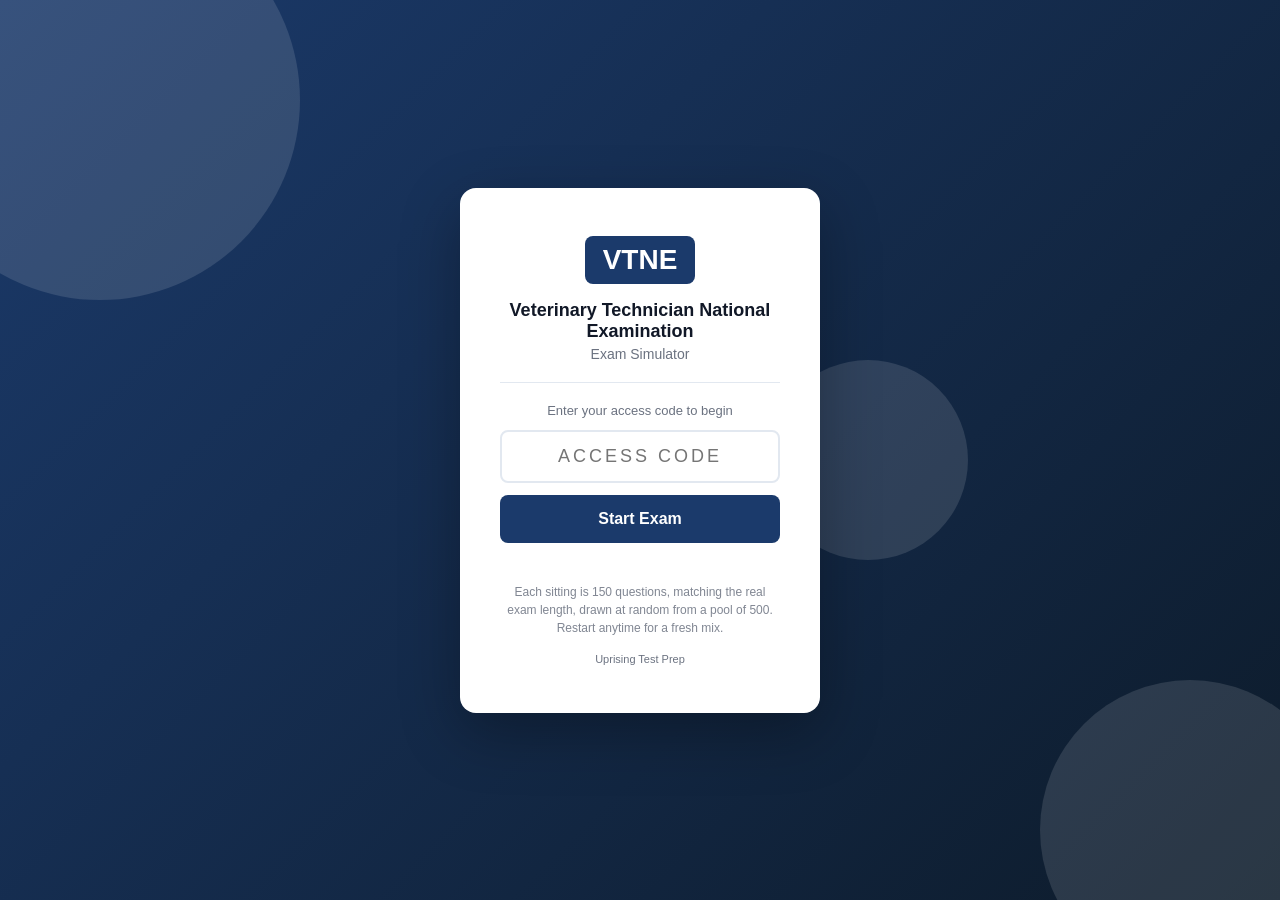
<file: index.html>
<!DOCTYPE html>
<html lang="en">
<head>
  <meta charset="UTF-8" />
  <meta name="viewport" content="width=device-width, initial-scale=1.0, viewport-fit=cover" />
  <meta name="apple-mobile-web-app-capable" content="yes" />
  <meta name="apple-mobile-web-app-status-bar-style" content="black-translucent" />
  <title>VTNE Exam Simulator</title>
  <link rel="stylesheet" href="style.css" />
</head>
<body>

<div id="access-gate">
  <div class="gate-bg-shapes">
    <div class="shape shape-1"></div>
    <div class="shape shape-2"></div>
    <div class="shape shape-3"></div>
  </div>
  <div class="gate-card">
    <div class="gate-logo">
      <div class="logo-badge">VTNE</div>
    </div>
    <h1 class="gate-title">Veterinary Technician National Examination</h1>
    <p class="gate-subtitle">Exam Simulator</p>
    <div class="gate-divider"></div>
    <p class="gate-instruction">Enter your access code to begin</p>
    <input type="text" id="access-code-input" class="gate-input"
           placeholder="Access Code" autocomplete="off"
           maxlength="20" spellcheck="false" />
    <button id="access-btn" class="gate-btn">Start Exam</button>
    <p id="access-error" class="gate-error"></p>
    <p class="gate-pool-note">Each sitting is 150 questions, matching the real exam length, drawn at random from a pool of 500. Restart anytime for a fresh mix.</p>
    <p class="gate-hint">Uprising Test Prep</p>
  </div>
</div>

<div id="app" style="display:none">
  <header class="top-bar">
    <div class="bar-left">
      <span class="bar-logo">VTNE</span>
      <span class="bar-title">Exam Simulator</span>
    </div>
    <div class="bar-right">
      <span class="bar-timer" id="timer-display">--:--</span>
      <button class="bar-btn" id="flag-btn">Flag</button>
      <button class="bar-btn bar-btn-primary" id="submit-btn">
        <span class="btn-full">Submit Exam</span>
        <span class="btn-short">Submit</span>
      </button>
    </div>
  </header>

  <div class="progress-strip">
    <div class="progress-bar" id="progress-bar"></div>
  </div>

  <main class="exam-main">
    <div class="question-panel">
      <div class="q-meta">
        <span id="q-counter"></span>
        <span class="q-pool-chip" title="This sitting is 150 questions, matching the real exam length, drawn at random from a pool of 500. Restart for a fresh mix.">500 Questions Available</span>
        <span id="q-domain" class="q-domain-tag"></span>
        <span id="q-flag-indicator" class="flag-chip" style="display:none">Flagged</span>
      </div>
      <!-- Shared text for a linked cluster (a clinical case, a reading
           passage). It sits ABOVE the stem, which is the one thing that
           legitimately precedes it, and repeats on every question in the
           cluster so nobody has to page backwards. -->
      <div id="q-cluster-wrap" class="cluster-wrap" style="display:none"></div>
      <p id="question-text" class="q-text"></p>
      <!-- The picture sits BELOW the question text so the simulator matches
           the printed book exactly: stem, then picture, then options. They
           used to disagree (book put the picture under the stem, simulator put
           it above), so no single wording could be true in both places, and
           184 of MLPAO's 185 image questions said "shown above" while the
           book printed the picture below the sentence. Write stems with
           neutral wording ("the strip shown", "the diagram shows") and this
           whole class of bug cannot come back. -->
      <div id="q-image-wrap" style="display:none; margin-bottom:14px;"></div>
      <div id="options-list" class="options-list"></div>
      <div id="explanation-box" class="explanation-box" style="display:none">
        <div class="explanation-label">Explanation</div>
        <p id="explanation-text" class="explanation-text"></p>
      </div>
    </div>
    <div class="nav-bar">
      <button class="nav-btn" id="prev-btn">&#8592; Prev</button>
      <button class="nav-btn nav-btn-map" id="map-btn">Question Map</button>
      <button class="nav-btn nav-btn-next" id="next-btn">Next &#8594;</button>
    </div>
  </main>
</div>

<!-- Question Map Modal -->
<div id="map-modal" style="display:none">
  <div class="map-backdrop" id="map-backdrop"></div>
  <div class="map-panel">
    <div class="map-header">
      <span class="map-title">Question Map</span>
      <button id="map-close" class="map-close-btn">&#x2715; Close</button>
    </div>
    <div class="map-legend">
      <span class="leg-item"><span class="leg-swatch leg-answered"></span>Answered</span>
      <span class="leg-item"><span class="leg-swatch leg-flagged"></span>Flagged</span>
      <span class="leg-item"><span class="leg-swatch leg-unanswered"></span>Unanswered</span>
    </div>
    <div id="q-grid" class="q-grid"></div>
  </div>
</div>

<div id="results-screen" style="display:none">
  <div class="results-card">
    <div class="res-header">
      <div class="res-badge">VTNE</div>
      <h2 id="res-status" class="res-status"></h2>
      <p id="res-score" class="res-score"></p>
    </div>
    <div id="res-domains" class="res-domains"></div>
    <p class="mode-pool-note">This sitting drew 150 questions from a pool of 500. Restart for a fresh mix.</p>
    <button id="res-review-btn" class="res-btn">Review Answers</button>
    <button id="res-restart-btn" class="res-btn res-btn-secondary">Restart</button>
  </div>
</div>

<script src="questions.js"></script>
<script src="app.js"></script>
</body>
</html>
</file>
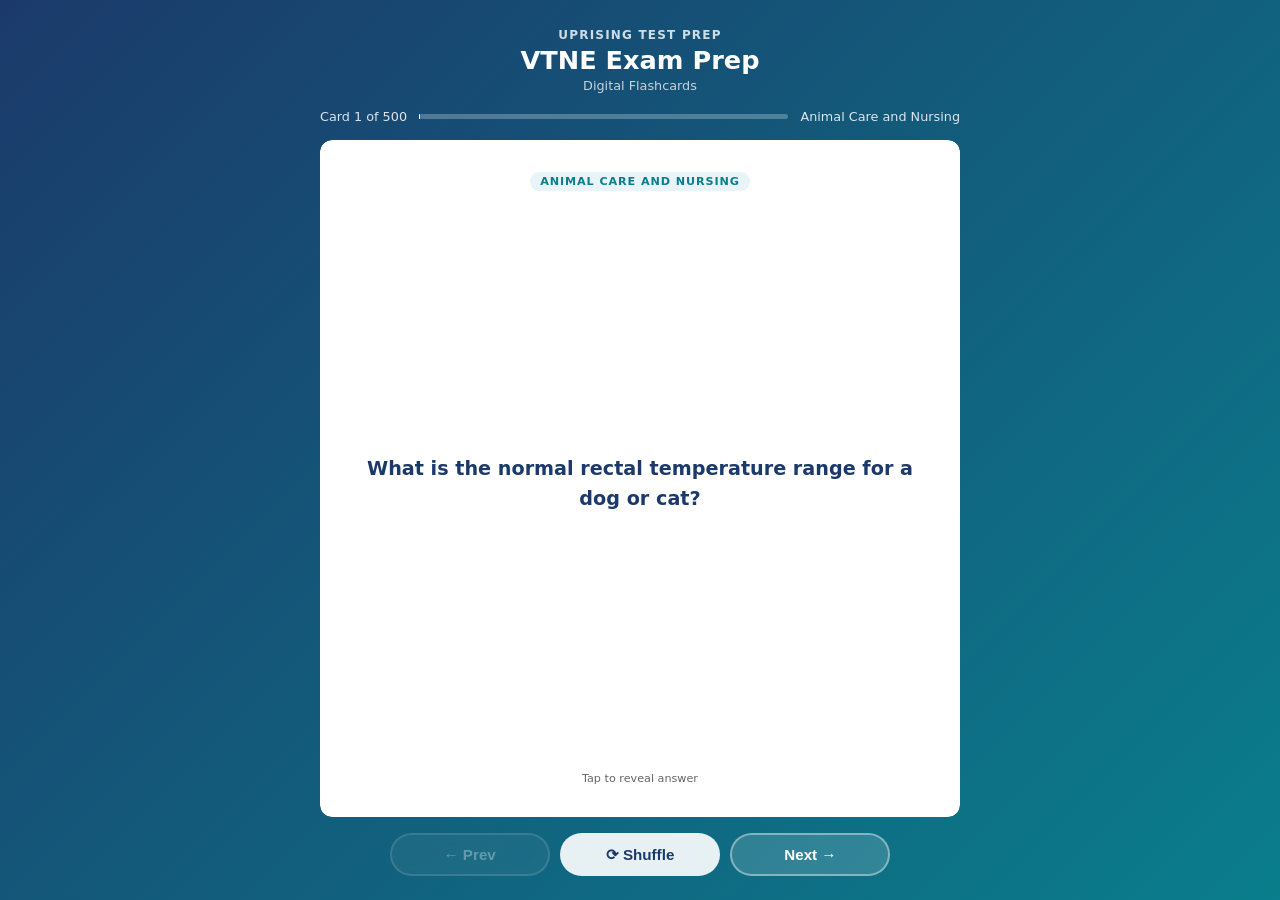
<file: flashcards/index.html>
<!DOCTYPE html>
<html lang="en">
<head>
  <meta charset="UTF-8">
  <meta name="viewport" content="width=device-width, initial-scale=1.0">
  <title>VTNE Exam Prep: Flashcards</title>
  <style>
    :root {
      --blue:   #1B3A6B;
      --teal:   #0A7E8C;
      --ltblue: #E8F4F8;
      --white:  #FFFFFF;
      --text:   #1A1A1A;
      --muted:  #666;
      --radius: 12px;
    }
    * { box-sizing: border-box; margin: 0; padding: 0; }
    html, body { height: 100%; }
    body {
      font-family: 'Segoe UI', system-ui, sans-serif;
      background: linear-gradient(135deg, var(--blue) 0%, var(--teal) 100%);
      /* Pinned, not min-height: the page must never grow, or the controls
         get pushed below the fold on iOS where 100dvh and height:100%
         disagree. The height:100% rule above is the pre-dvh fallback. */
      height: 100dvh;
      max-height: 100dvh;
      overflow: hidden;
      display: flex;
      flex-direction: column;
      align-items: center;
      padding: 1.25rem 1rem 1rem;
      gap: 0.75rem;
      overflow-x: hidden;
    }
    header { text-align: center; color: #fff; flex-shrink: 0; }
    header .brand { font-size: 0.75rem; font-weight: 700; letter-spacing: 0.1em; opacity: 0.8; text-transform: uppercase; }
    header h1 { font-size: 1.3rem; font-weight: 800; margin-top: 0.2rem; }
    header .subtitle { font-size: 0.8rem; opacity: 0.75; margin-top: 0.15rem; }
    #progress-info {
      display: flex; align-items: center; gap: 0.75rem;
      color: rgba(255,255,255,0.85); font-size: 0.8rem;
      flex-shrink: 0; width: 100%; max-width: 640px;
    }
    #progress-bar-track {
      flex: 1; background: rgba(255,255,255,0.25);
      border-radius: 4px; height: 5px;
    }
    #progress-bar-fill { height: 100%; background: #fff; border-radius: 4px; transition: width 0.3s; }
    .card-scene {
      width: 100%; max-width: 640px;
      perspective: 1200px;
      cursor: pointer;
      flex: 1; min-height: 0;
      display: flex; flex-direction: column;
    
      /* WebKit does not clip overflow inside a preserve-3d context, so the
         answer pane's own clip is dropped and a long answer paints over the
         Prev/Next row. This element only sets the perspective and is NOT
         itself in the 3D context, so its clip is honoured in every engine. */
      overflow: hidden;
      border-radius: var(--radius);
    }
    .card-inner {
      position: relative; width: 100%;
      flex: 1; min-height: 0;
      transition: transform 0.55s cubic-bezier(.4,0,.2,1);
      transform-style: preserve-3d;
    }
    .card-scene.flipped .card-inner { transform: rotateY(180deg); }
    .card-face {
      position: absolute; inset: 0;
      backface-visibility: hidden; -webkit-backface-visibility: hidden;
      border-radius: var(--radius);
      display: flex; flex-direction: column;
      padding: 1.5rem 1.75rem;
      box-shadow: 0 12px 40px rgba(0,0,0,0.2);
      overflow: hidden;
    
      /* Painting through a mask forces WebKit to allocate a real clipping
         layer for a 3D-transformed element, which is what makes the
         overflow:hidden and the rounded corners above actually apply. */
      -webkit-mask-image: -webkit-radial-gradient(#fff, #000);
              mask-image: radial-gradient(#fff, #000);
    }
    .card-front { background: var(--white); align-items: center; justify-content: center; }
    .card-back  { background: var(--ltblue); transform: rotateY(180deg); }
    .card-badge {
      font-size: 0.7rem; font-weight: 700; text-transform: uppercase;
      letter-spacing: 0.08em;
      background: var(--ltblue); color: var(--teal);
      padding: 0.2rem 0.65rem; border-radius: 20px;
      margin-bottom: 0.85rem; flex-shrink: 0;
    }
    .card-back .card-badge { background: rgba(10,126,140,0.12); }
    .card-front .q-text {
      font-size: 1.1rem; font-weight: 600; color: var(--blue); line-height: 1.55;
      text-align: center; overflow-y: auto; flex: 1;
      display: flex; align-items: center; justify-content: center;
      scrollbar-width: thin; scrollbar-color: rgba(27,58,107,0.3) transparent;
    }
    .card-back .a-label { font-size: 0.7rem; font-weight: 700; color: var(--teal); text-transform: uppercase; letter-spacing: 0.08em; margin-bottom: 0.4rem; flex-shrink: 0; }
    .card-back .a-text  {
      font-size: 0.975rem; color: var(--text); line-height: 1.65;
      overflow-y: auto; flex: 1; min-height: 0; padding-right: 4px;
      scrollbar-width: thin; scrollbar-color: rgba(10,126,140,0.4) transparent;
    
      -webkit-overflow-scrolling: touch;
      overscroll-behavior: contain;
    }
    .card-back .a-text::-webkit-scrollbar { width: 4px; }
    .card-back .a-text::-webkit-scrollbar-track { background: transparent; }
    .card-back .a-text::-webkit-scrollbar-thumb { background: rgba(10,126,140,0.4); border-radius: 4px; }
    .tap-hint { flex-shrink: 0; margin-top: 0.6rem; font-size: 0.7rem; color: var(--muted); text-align: center; }
    .card-back .tap-hint { color: var(--teal); opacity: 0.7; }
    .controls {
      display: flex; gap: 0.65rem; flex-wrap: nowrap;
      justify-content: center; flex-shrink: 0;
      width: 100%; max-width: 640px;
      padding-bottom: env(safe-area-inset-bottom, 0px);
    }
    .btn {
      padding: 0.6rem 1.2rem; border-radius: 50px;
      border: 2px solid rgba(255,255,255,0.4);
      background: rgba(255,255,255,0.15); color: #fff;
      font-weight: 700; font-size: 0.875rem; cursor: pointer;
      transition: all 0.2s; backdrop-filter: blur(4px);
      white-space: nowrap; flex: 1; max-width: 160px;
    }
    .btn:hover { background: rgba(255,255,255,0.3); border-color: rgba(255,255,255,0.7); }
    .btn:active { transform: scale(0.96); }
    .btn:disabled { opacity: 0.35; cursor: not-allowed; }
    .btn.btn-primary { background: rgba(255,255,255,0.9); color: var(--blue); border-color: transparent; }
    .btn.btn-primary:hover { background: #fff; }
    #loading { color: rgba(255,255,255,0.8); font-size: 1rem; text-align: center; padding: 3rem; flex: 1; }
    @media (min-width: 768px) {
      body { padding: 1.75rem 1.5rem 1.5rem; gap: 1rem; }
      header h1 { font-size: 1.6rem; }
      .card-face { padding: 2rem 2.5rem; }
      .card-front .q-text { font-size: 1.2rem; }
      .card-back .a-text { font-size: 1.05rem; }
      .btn { font-size: 0.95rem; padding: 0.65rem 1.4rem; }
    }
    @media (max-width: 380px) {
      body { padding: 0.75rem; gap: 0.5rem; }
      header .brand { font-size: 0.65rem; }
      header h1 { font-size: 1.1rem; }
      header .subtitle { display: none; }
      .card-face { padding: 1rem 1.1rem; }
      .card-front .q-text { font-size: 0.975rem; }
      .card-back .a-text { font-size: 0.875rem; }
      .btn { font-size: 0.8rem; padding: 0.5rem 0.75rem; }
    }
  </style>
</head>
<body>
<header>
  <div class="brand">Uprising Test Prep</div>
  <h1>VTNE Exam Prep</h1>
  <div class="subtitle">Digital Flashcards</div>
</header>
<div id="progress-info">
  <span id="card-counter">Card 1</span>
  <div id="progress-bar-track"><div id="progress-bar-fill" style="width:0%"></div></div>
  <span id="domain-label"></span>
</div>
<div id="loading">Loading flashcards...</div>
<div class="card-scene" id="card-scene" style="display:none" onclick="flipCard()">
  <div class="card-inner" id="card-inner">
    <div class="card-face card-front">
      <div class="card-badge" id="front-badge"></div>
      <div class="q-text" id="q-text"></div>
      <div class="tap-hint">Tap to reveal answer</div>
    </div>
    <div class="card-face card-back">
      <div class="card-badge" id="back-badge">Answer</div>
      <div class="a-label">Answer</div>
      <div class="a-text" id="a-text"></div>
      <div class="tap-hint">Tap to flip back</div>
    </div>
  </div>
</div>
<div class="controls" id="controls" style="display:none">
  <button class="btn" id="prev-btn" onclick="event.stopPropagation();move(-1)" disabled>&#8592; Prev</button>
  <button class="btn btn-primary" onclick="event.stopPropagation();shuffleCards()">&#10227; Shuffle</button>
  <button class="btn" id="next-btn" onclick="event.stopPropagation();move(1)">Next &#8594;</button>
</div>
<script>
const DOMAIN_LABELS = {
  animal_care_and_nursing: "Animal Care and Nursing",
  pharmacy_and_pharmacology: "Pharmacy and Pharmacology",
  surgical_nursing: "Surgical Nursing",
  anesthesia: "Anesthesia",
  laboratory_procedures: "Laboratory Procedures",
  dentistry: "Dentistry",
  emergency_medicine_and_critical_care: "Emergency Medicine and Critical Care",
  pain_management_and_analgesia: "Pain Management and Analgesia",
  diagnostic_imaging: "Diagnostic Imaging",
  communication_and_veterinary_professional_support_services: "Communication and Veterinary Professional Support Services",
};
let cards   = [];
let current = 0;
async function init() {
  try {
    const res = await fetch('flashcards.json');
    if (!res.ok) throw new Error('Network error');
    cards = await res.json();
    document.getElementById('loading').style.display    = 'none';
    document.getElementById('card-scene').style.display = 'flex';
    document.getElementById('controls').style.display   = 'flex';
    show();
  } catch (e) {
    document.getElementById('loading').textContent = 'Error loading flashcards. Please try refreshing.';
  }
}
function domainLabel(key) {
  return DOMAIN_LABELS[key] || key.replace(/_/g, ' ').replace(/\b\w/g, c => c.toUpperCase());
}
function show() {
  const c = cards[current];
  document.getElementById('card-scene').classList.remove('flipped');
  document.getElementById('a-text').scrollTop = 0;
  const label = domainLabel(c.domain || c.chapter || '');
  document.getElementById('q-text').textContent       = c.front;
  document.getElementById('a-text').textContent       = c.back;
  document.getElementById('front-badge').textContent  = label;
  document.getElementById('back-badge').textContent   = label;
  document.getElementById('card-counter').textContent = `Card ${current+1} of ${cards.length}`;
  document.getElementById('domain-label').textContent = label;
  document.getElementById('progress-bar-fill').style.width = `${((current+1)/cards.length*100).toFixed(1)}%`;
  document.getElementById('prev-btn').disabled = current === 0;
  document.getElementById('next-btn').disabled = current === cards.length - 1;
}
function flipCard() { document.getElementById('card-scene').classList.toggle('flipped'); }
function move(dir) {
  const next = current + dir;
  if (next < 0 || next >= cards.length) return;
  current = next; show();
}
function shuffleCards() {
  for (let i = cards.length - 1; i > 0; i--) {
    const j = Math.floor(Math.random() * (i+1));
    [cards[i], cards[j]] = [cards[j], cards[i]];
  }
  current = 0; show();
}
document.addEventListener('keydown', e => {
  if (e.key === 'ArrowRight' || e.key === 'ArrowDown') move(1);
  else if (e.key === 'ArrowLeft' || e.key === 'ArrowUp') move(-1);
  else if (e.key === ' ' || e.key === 'Enter') { e.preventDefault(); flipCard(); }
});
init();
</script>
</body>
</html>
</file>
<file: style.css>
/* VTNE Exam Simulator, Styles */
:root {
  --primary:   #1B3A6B;
  --pass:      #059669;
  --fail:      #DC2626;
  --bg:        #F3F4F8;
  --card:      #FFFFFF;
  --border:    #E2E8F0;
  --text:      #111827;
  --muted:     #6B7280;
  --radius:    10px;
}
*, *::before, *::after { box-sizing: border-box; margin: 0; padding: 0; }
body {
  font-family: -apple-system, BlinkMacSystemFont, "Segoe UI", sans-serif;
  background: var(--bg);
  color: var(--text);
  height: 100vh;
  height: 100dvh;
  overflow: hidden;
  -webkit-text-size-adjust: 100%;
}

/* ── Access Gate ─────────────────────────────────────────────────────────── */
#access-gate {
  display: flex;
  align-items: center;
  justify-content: center;
  height: 100vh;
  height: 100dvh;
  background: linear-gradient(135deg, var(--primary) 0%, #0d1b2a 100%);
  position: relative;
  overflow: hidden;
  padding: 20px;
  padding-top: max(20px, env(safe-area-inset-top));
  padding-bottom: max(20px, env(safe-area-inset-bottom));
}
.gate-bg-shapes { position: absolute; inset: 0; pointer-events: none; }
.shape { position: absolute; border-radius: 50%; opacity: .12; background: #fff; }
.shape-1 { width: 400px; height: 400px; top: -100px; left: -100px; }
.shape-2 { width: 300px; height: 300px; bottom: -80px; right: -60px; }
.shape-3 { width: 200px; height: 200px; top: 40%; left: 60%; }
.gate-card {
  background: #fff;
  border-radius: 16px;
  padding: 48px 40px;
  text-align: center;
  width: 100%;
  max-width: 360px;
  position: relative;
  z-index: 1;
  box-shadow: 0 20px 60px rgba(0,0,0,.3);
}
.logo-badge {
  display: inline-block;
  background: var(--primary);
  color: #fff;
  font-weight: 800;
  font-size: 28px;
  padding: 8px 18px;
  border-radius: 8px;
}
.gate-title { font-size: 18px; font-weight: 700; margin-top: 16px; color: var(--text); }
.gate-subtitle { color: var(--muted); font-size: 14px; margin-top: 4px; }
.gate-divider { height: 1px; background: var(--border); margin: 20px 0; }
.gate-instruction { font-size: 13px; color: var(--muted); margin-bottom: 12px; }
.gate-input {
  width: 100%;
  padding: 14px 16px;
  border: 2px solid var(--border);
  border-radius: 8px;
  font-size: 18px;
  text-align: center;
  text-transform: uppercase;
  letter-spacing: 3px;
  outline: none;
}
.gate-input:focus { border-color: var(--primary); }
.gate-btn {
  width: 100%;
  margin-top: 12px;
  padding: 15px;
  background: var(--primary);
  color: #fff;
  border: none;
  border-radius: 8px;
  font-size: 16px;
  font-weight: 600;
  cursor: pointer;
  -webkit-tap-highlight-color: transparent;
}
.gate-btn:hover { opacity: .9; }
.gate-error { color: var(--fail); font-size: 13px; margin-top: 8px; min-height: 18px; }
.gate-hint { color: var(--muted); font-size: 11px; margin-top: 16px; }
.gate-pool-note { color: var(--muted); opacity: .85; font-size: 12px; margin-top: 14px; line-height: 1.5; }
.mode-pool-note { color: var(--muted); opacity: .85; font-size: 12.5px; text-align: center; margin: 4px 0 16px; line-height: 1.5; }

/* ── App shell ───────────────────────────────────────────────────────────── */
#app {
  display: flex;
  flex-direction: column;
  height: 100vh;
  height: 100dvh;
  padding-top: env(safe-area-inset-top);
}
.top-bar {
  display: flex;
  justify-content: space-between;
  align-items: center;
  background: var(--primary);
  color: #fff;
  padding: 0 20px;
  padding-left: max(20px, env(safe-area-inset-left));
  padding-right: max(20px, env(safe-area-inset-right));
  height: 52px;
  flex-shrink: 0;
  gap: 8px;
}
.bar-left { display: flex; align-items: center; gap: 8px; min-width: 0; }
.bar-logo { font-weight: 800; font-size: 18px; flex-shrink: 0; }
.bar-title { font-size: 14px; opacity: .8; white-space: nowrap; overflow: hidden; text-overflow: ellipsis; }
.bar-right { display: flex; align-items: center; gap: 8px; flex-shrink: 0; }
.bar-timer {
  font-variant-numeric: tabular-nums;
  font-size: 16px;
  font-weight: 600;
  min-width: 68px;
  text-align: right;
}
.bar-btn {
  padding: 7px 13px;
  background: rgba(255,255,255,.15);
  border: 1px solid rgba(255,255,255,.3);
  color: #fff;
  border-radius: 6px;
  cursor: pointer;
  font-size: 13px;
  white-space: nowrap;
  -webkit-tap-highlight-color: transparent;
  touch-action: manipulation;
}
.bar-btn:hover { background: rgba(255,255,255,.25); }
.bar-btn-primary {
  background: #fff;
  color: var(--primary);
  border-color: #fff;
  font-weight: 600;
}
.bar-btn-primary:hover { background: #f0f0f0; }
.btn-short { display: none; }
.btn-full  { display: inline; }

.progress-strip { height: 4px; background: rgba(0,0,0,.1); flex-shrink: 0; }
.progress-bar   { height: 100%; background: #4ade80; transition: width .3s; }

/* ── Main exam area ──────────────────────────────────────────────────────── */
.exam-main {
  flex: 1;
  overflow: hidden;
  display: flex;
  flex-direction: column;
  padding: 16px 20px 0;
  padding-left: max(16px, env(safe-area-inset-left));
  padding-right: max(16px, env(safe-area-inset-right));
  min-height: 0;
}
.question-panel { flex: 1; overflow-y: auto; padding-bottom: 12px; -webkit-overflow-scrolling: touch; }
.q-meta {
  display: flex;
  align-items: center;
  gap: 8px;
  margin-bottom: 12px;
  font-size: 13px;
  color: var(--muted);
  flex-wrap: wrap;
}
.q-domain-tag {
  background: var(--primary);
  color: #fff;
  padding: 2px 8px;
  border-radius: 4px;
  font-size: 11px;
  font-weight: 600;
}
.q-pool-chip {
  background: #EEF2FF;
  background: color-mix(in srgb, var(--primary) 12%, #fff);
  color: var(--primary);
  border: 1px solid var(--primary);
  padding: 2px 8px;
  border-radius: 10px;
  font-size: 11px;
  font-weight: 700;
  cursor: help;
  white-space: nowrap;
}
.flag-chip {
  background: #FEF3C7;
  color: #92400E;
  padding: 2px 8px;
  border-radius: 4px;
  font-size: 11px;
  font-weight: 600;
}
.cluster-wrap {
  border-left: 4px solid var(--primary, #1B3A6B);
  background: #F2F6FC; border-radius: 8px;
  padding: 10px 14px; margin-bottom: 16px;
}
.cluster-label {
  font-size: 11px; font-weight: 700; letter-spacing: 0.06em;
  text-transform: uppercase; color: var(--primary, #1B3A6B); margin-bottom: 6px;
}
.cluster-body {
  max-height: 38vh; overflow-y: auto; font-size: 15px; line-height: 1.6;
  -webkit-overflow-scrolling: touch;
}
.cluster-body p + p { margin-top: 10px; }
@media (min-width: 1100px) { .cluster-body { max-height: 52vh; } }

.q-image {
  max-width: 100%;
  /* Cap the height too. With only max-width, a tall exhibit renders at full
     width and pushes the stem and every option below the fold, so the question
     looks like it has no answers until the candidate scrolls. Found on CNPLE. */
  max-height: 62vh;
  width: auto;
  height: auto;
  object-fit: contain;
  border-radius: 6px;
  border: 1px solid var(--border);
  display: block;
  margin-bottom: 14px;
}
.q-text { font-size: 16px; line-height: 1.65; margin-bottom: 20px; }
.options-list { display: flex; flex-direction: column; gap: 10px; }
.option {
  display: flex;
  align-items: flex-start;
  gap: 12px;
  padding: 15px 16px;
  background: var(--card);
  border: 2px solid var(--border);
  border-radius: var(--radius);
  cursor: pointer;
  transition: .15s;
  -webkit-tap-highlight-color: transparent;
  touch-action: manipulation;
  min-height: 52px;
}
.option:hover  { border-color: var(--primary); background: #F8FAFF; }
.option.selected  { border-color: var(--primary); background: #EEF3FF; }
.option.correct   { border-color: #059669; background: #ECFDF5; }
.option.incorrect { border-color: #DC2626; background: #FEF2F2; }
.explanation-box {
  margin-top: 20px;
  padding: 16px 18px;
  background: #F0F9FF;
  border-left: 4px solid #2563EB;
  border-radius: 6px;
}
.explanation-label {
  font-size: 11px;
  font-weight: 700;
  text-transform: uppercase;
  letter-spacing: .06em;
  color: #2563EB;
  margin-bottom: 8px;
}
.explanation-text { font-size: 14.5px; line-height: 1.7; color: #1e293b; margin: 0; }
.opt-letter { font-weight: 700; font-size: 15px; color: var(--primary); min-width: 22px; padding-top: 1px; flex-shrink: 0; }
.opt-text   { font-size: 15px; line-height: 1.5; }

/* ── Nav bar ─────────────────────────────────────────────────────────────── */
.nav-bar {
  display: flex;
  align-items: center;
  gap: 8px;
  padding: 10px 0;
  padding-bottom: max(14px, env(safe-area-inset-bottom));
  flex-shrink: 0;
}
.nav-btn {
  flex: 1;
  padding: 13px 8px;
  background: var(--card);
  border: 1px solid var(--border);
  border-radius: 8px;
  cursor: pointer;
  font-size: 15px;
  font-weight: 500;
  text-align: center;
  -webkit-tap-highlight-color: transparent;
  touch-action: manipulation;
  min-height: 48px;
}
.nav-btn:hover      { background: #f0f0f0; }
.nav-btn-map {
  background: var(--bg);
  border-color: var(--primary);
  color: var(--primary);
  font-weight: 600;
}
.nav-btn-map:hover { background: #EEF3FF; }
.nav-btn-next {
  background: var(--primary);
  color: #fff;
  border-color: var(--primary);
}
.nav-btn-next:hover { opacity: .9; }

/* ── Question Map Modal ──────────────────────────────────────────────────── */
#map-modal {
  position: fixed;
  inset: 0;
  z-index: 1000;
  display: flex;
  flex-direction: column;
  justify-content: flex-end;
}
.map-backdrop { position: absolute; inset: 0; background: rgba(0,0,0,.5); }
.map-panel {
  position: relative;
  background: #fff;
  border-radius: 20px 20px 0 0;
  padding: 20px;
  padding-bottom: max(20px, env(safe-area-inset-bottom));
  max-height: 80vh;
  max-height: 80dvh;
  display: flex;
  flex-direction: column;
  box-shadow: 0 -4px 30px rgba(0,0,0,.2);
}
.map-header {
  display: flex;
  align-items: center;
  justify-content: space-between;
  margin-bottom: 12px;
  flex-shrink: 0;
}
.map-title { font-size: 17px; font-weight: 700; color: var(--text); }
.map-close-btn {
  padding: 8px 16px;
  background: var(--bg);
  border: 1px solid var(--border);
  border-radius: 8px;
  cursor: pointer;
  font-size: 14px;
  font-weight: 500;
  min-height: 40px;
  -webkit-tap-highlight-color: transparent;
  touch-action: manipulation;
}
.map-close-btn:hover { background: #e5e7eb; }
.map-legend { display: flex; gap: 16px; margin-bottom: 14px; flex-shrink: 0; flex-wrap: wrap; }
.leg-item { display: flex; align-items: center; gap: 6px; font-size: 13px; color: var(--muted); }
.leg-swatch {
  width: 16px;
  height: 16px;
  border-radius: 3px;
  border: 1px solid var(--border);
  background: var(--card);
  display: inline-block;
  flex-shrink: 0;
}
.leg-swatch.leg-answered  { background: var(--primary); border-color: var(--primary); }
.leg-swatch.leg-flagged   { background: #FEF3C7; border-color: #F59E0B; }
.leg-swatch.leg-unanswered { background: var(--card); }
.q-grid {
  display: flex;
  flex-wrap: wrap;
  gap: 6px;
  overflow-y: auto;
  flex: 1;
  padding-bottom: 8px;
  -webkit-overflow-scrolling: touch;
}
.grid-btn {
  width: 40px;
  height: 40px;
  border: 1px solid var(--border);
  border-radius: 6px;
  background: var(--card);
  font-size: 12px;
  cursor: pointer;
  font-weight: 500;
  -webkit-tap-highlight-color: transparent;
  touch-action: manipulation;
}
.grid-btn.answered { background: var(--primary); color: #fff; border-color: var(--primary); }
.grid-btn.flagged  { background: #FEF3C7; border-color: #F59E0B; }
.grid-btn.active   { outline: 3px solid var(--primary); outline-offset: 2px; }

/* ── Results ─────────────────────────────────────────────────────────────── */
#results-screen {
  display: flex;
  align-items: flex-start;
  justify-content: center;
  min-height: 100vh;
  min-height: 100dvh;
  background: var(--bg);
  overflow-y: auto;
  -webkit-overflow-scrolling: touch;
  padding: 20px 16px;
  padding-top: max(20px, env(safe-area-inset-top));
  padding-bottom: max(20px, env(safe-area-inset-bottom));
}
.results-card {
  background: var(--card);
  border-radius: 16px;
  padding: 40px;
  max-width: 480px;
  width: 100%;
  box-shadow: 0 8px 30px rgba(0,0,0,.1);
}
.res-header { text-align: center; margin-bottom: 24px; }
.res-badge {
  display: inline-block;
  background: var(--primary);
  color: #fff;
  font-weight: 800;
  font-size: 22px;
  padding: 6px 16px;
  border-radius: 8px;
}
.res-status { font-size: 36px; font-weight: 800; margin-top: 12px; }
.res-score  { font-size: 18px; color: var(--muted); margin-top: 4px; }
.res-domains { margin-bottom: 24px; display: flex; flex-direction: column; gap: 10px; }
.res-domain-row { display: flex; align-items: center; gap: 8px; font-size: 13px; }
.res-domain-name { width: 160px; font-weight: 500; flex-shrink: 0; }
.res-domain-bar-wrap { flex: 1; background: #E5E7EB; border-radius: 4px; height: 8px; overflow: hidden; }
.res-domain-bar { height: 100%; border-radius: 4px; transition: width .5s; }
.res-domain-pct { width: 36px; text-align: right; font-weight: 600; }
.res-btn {
  width: 100%;
  padding: 15px;
  background: var(--primary);
  color: #fff;
  border: none;
  border-radius: 8px;
  font-size: 15px;
  font-weight: 600;
  cursor: pointer;
  margin-bottom: 10px;
  min-height: 52px;
  -webkit-tap-highlight-color: transparent;
  touch-action: manipulation;
}
.res-btn:hover { opacity: .9; }
.res-btn-secondary {
  background: transparent;
  color: var(--primary);
  border: 2px solid var(--primary);
}
.res-btn-secondary:hover { background: var(--primary); color: #fff; }

/* ── Mobile breakpoint (phones ≤ 640px) ─────────────────────────────────── */
@media (max-width: 640px) {
  /* Gate card */
  .gate-card { padding: 32px 24px; }

  /* Top bar: hide long title text, swap Submit label */
  .bar-title  { display: none; }
  .btn-full   { display: none; }
  .btn-short  { display: inline; }
  .bar-right  { gap: 6px; }
  .bar-btn    { padding: 6px 10px; font-size: 12px; }
  .bar-timer  { font-size: 14px; min-width: 58px; }

  /* Exam main */
  .exam-main { padding: 12px 14px 0; }
  .q-text { font-size: 16px; }
  .opt-text { font-size: 15px; }

  /* Nav bar, bigger touch targets */
  .nav-btn { font-size: 14px; padding: 14px 6px; }

  /* Results */
  .results-card { padding: 28px 20px; }
  .res-domain-name { width: 110px; font-size: 12px; }
  .res-domain-pct  { font-size: 12px; }
  .res-status { font-size: 30px; }

  /* Map grid, slightly bigger buttons on phones */
  .grid-btn { width: 42px; height: 42px; }
}

/* ── Very small phones (≤ 380px) ────────────────────────────────────────── */
@media (max-width: 380px) {
  .bar-logo { font-size: 15px; }
  .bar-btn  { padding: 5px 8px; font-size: 11px; }
  .bar-timer { font-size: 13px; min-width: 52px; }
  .nav-btn  { font-size: 13px; }
  .grid-btn { width: 38px; height: 38px; font-size: 11px; }
}
</file>
